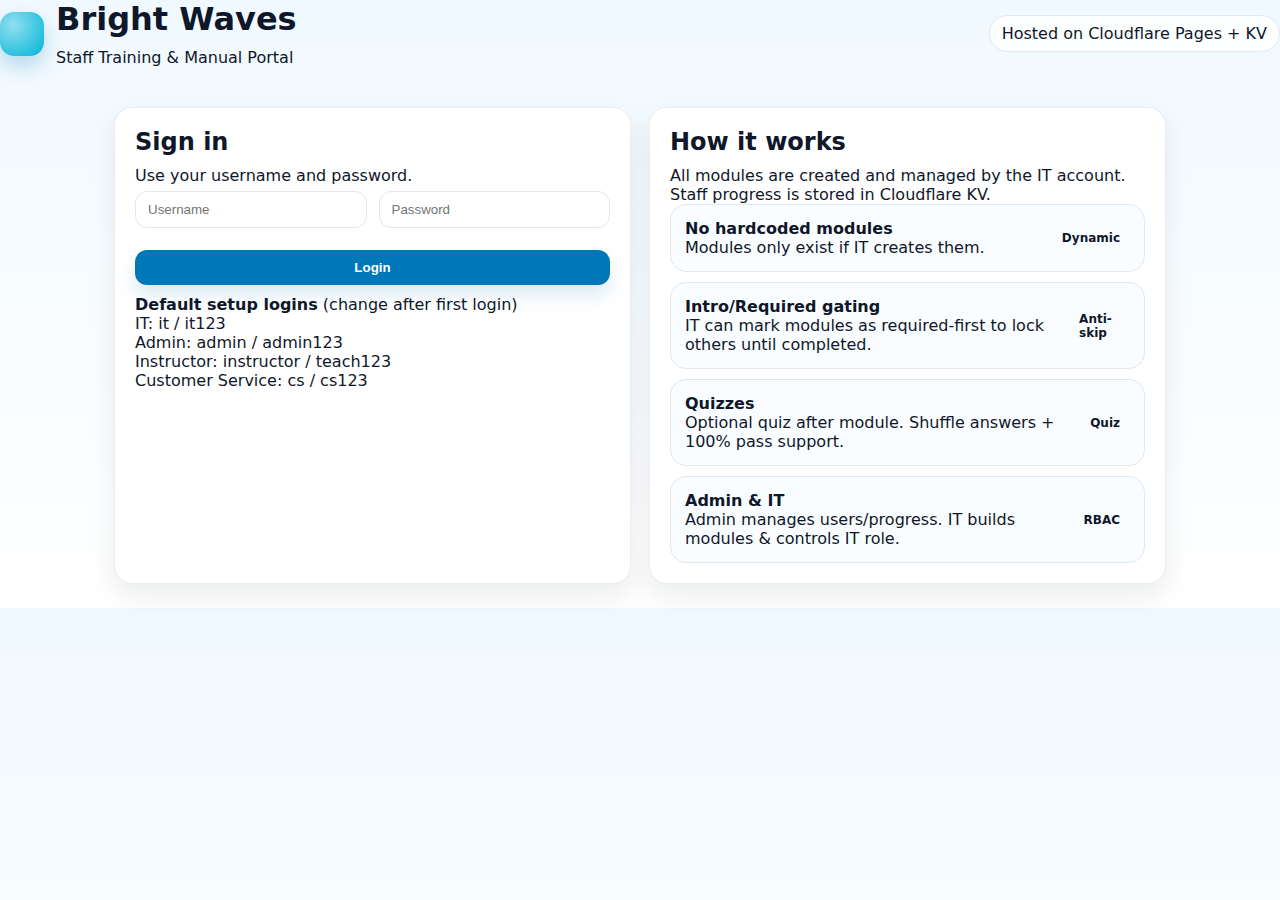
<file: index.html>
<!doctype html>
<html lang="en">
<head>
  <meta charset="utf-8" />
  <meta name="viewport" content="width=device-width,initial-scale=1" />
  <title>Bright Waves — Login</title>
  <link rel="stylesheet" href="/assets/styles.css" />
  
</head>
<body>
  <div class="topbar">
    <div class="brand">
      <div class="logo" aria-hidden="true"></div>
      <div>
        <h1>Bright Waves</h1>
        <div class="sub">Staff Training & Manual Portal</div>
      </div>
    </div>
    <div class="pill small">Hosted on Cloudflare Pages + KV</div>
  </div>
  <div class="container">
    <div class="grid two">
      <div class="card">
        <h2>Sign in</h2>
        <div class="muted">Use your username and password.</div>
        <div class="hr"></div>
        <div class="row">
          <input id="u" class="input" placeholder="Username" autocomplete="username" />
          <input id="p" class="input" placeholder="Password" type="password" autocomplete="current-password" />
        </div>
        <div style="height:10px"></div>
        <button class="btn" id="loginBtn" style="width:100%">Login</button>
        <div id="err" class="small" style="margin-top:10px;color:#b91c1c"></div>
        <div class="hr"></div>
        <div class="notice small">
          <div><b>Default setup logins</b> (change after first login)</div>
          <div class="kbd">IT: it / it123</div>
          <div class="kbd">Admin: admin / admin123</div>
          <div class="kbd">Instructor: instructor / teach123</div>
          <div class="kbd">Customer Service: cs / cs123</div>
        </div>
      </div>
      <div class="card">
        <h2>How it works</h2>
        <div class="muted">All modules are created and managed by the IT account. Staff progress is stored in Cloudflare KV.</div>
        <div class="hr"></div>
        <div class="list">
          <div class="item"><div><b>No hardcoded modules</b><div class="small">Modules only exist if IT creates them.</div></div><span class="badge">Dynamic</span></div>
          <div class="item"><div><b>Intro/Required gating</b><div class="small">IT can mark modules as required-first to lock others until completed.</div></div><span class="badge">Anti-skip</span></div>
          <div class="item"><div><b>Quizzes</b><div class="small">Optional quiz after module. Shuffle answers + 100% pass support.</div></div><span class="badge">Quiz</span></div>
          <div class="item"><div><b>Admin & IT</b><div class="small">Admin manages users/progress. IT builds modules & controls IT role.</div></div><span class="badge">RBAC</span></div>
        </div>
      </div>
    </div>
  </div>
<script>
(async ()=>{
  const btn = document.getElementById('loginBtn');
  btn.onclick = async ()=>{
    setText('err','');
    btn.disabled = true;
    try{
      const username = document.getElementById('u').value.trim();
      const password = document.getElementById('p').value;
      const out = await API.post('/api/login',{username,password});
      if(out.mustReset){
        location.href = '/set-password?next=' + encodeURIComponent(qs('next')||'/dashboard');
        return;
      }
      location.href = qs('next')||'/dashboard';
    }catch(e){
      setText('err', e.message || String(e));
    }finally{
      btn.disabled = false;
    }
  };
})();
</script>

<script src="/assets/client.js"></script>
</body>
</html>
</file>
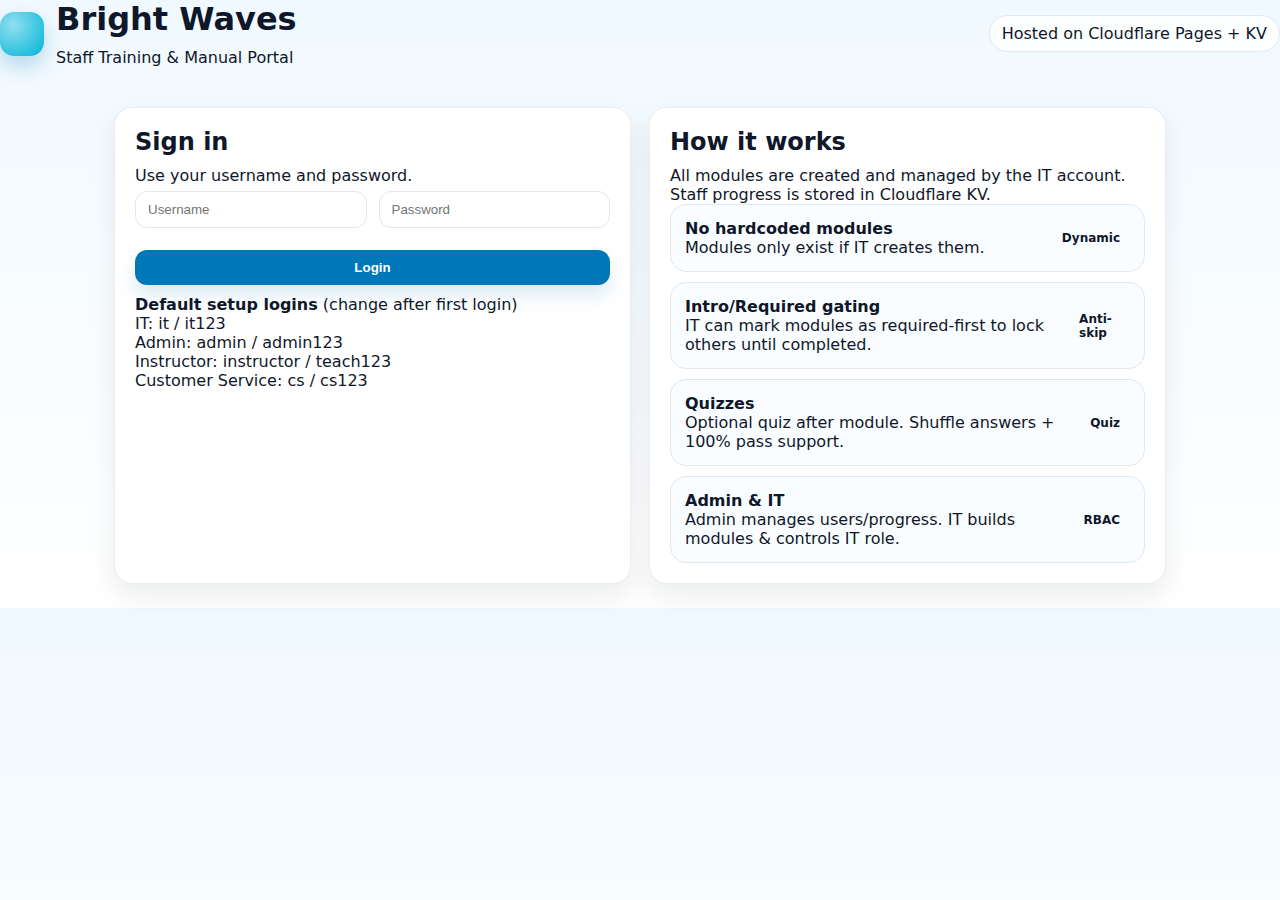
<file: admin.html>
<!DOCTYPE html>
<html lang="en">
<head>
  <meta charset="UTF-8" />
  <meta name="viewport" content="width=device-width, initial-scale=1.0" />
  <title>Bright Waves – Admin</title>
  <link rel="stylesheet" href="/assets/styles.css" />
</head>
<body>
  <div class="container">
    <div class="topbar">
      <div class="brand">
        <div class="logo" aria-hidden="true"></div>
        <h2 style="margin:0;color:var(--primary)">Bright Waves</h2>
      </div>
      <div class="pill">
        <span id="currentUserInfo" style="font-weight:900"></span>
        <button class="secondary" id="logoutBtn">Logout</button>
      </div>
    </div>

    <div id="pageHost"></div>
  </div>

  <div id="welcomeOverlay" class="overlay hidden">
    <div class="card overlay-card">
      <div class="spark" aria-hidden="true"></div>
      <h3 id="welcomeTitle" style="color:var(--primary)">Message</h3>
      <p id="welcomeSubtitle">…</p>
      <button id="welcomeContinueBtn" style="width:100%">Continue</button>
    </div>
  </div>

  <script src="/assets/app.js"></script>
  <script>adminPageInit();</script>
</body>
</html>
</file>
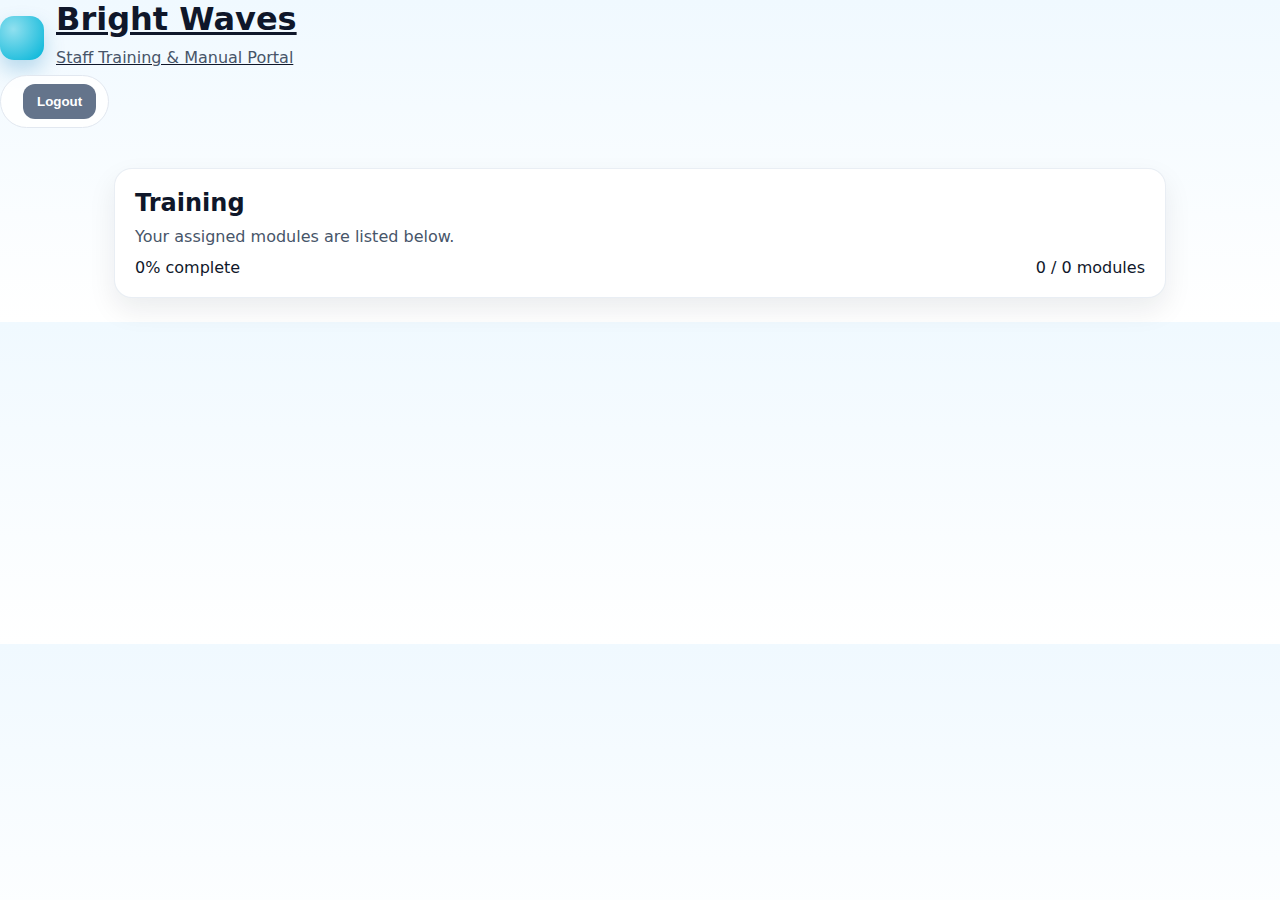
<file: dashboard.html>
<!doctype html>
<html lang="en">
<head>
  <meta charset="utf-8">
  <meta name="viewport" content="width=device-width, initial-scale=1">
  <title>Bright Waves — Dashboard</title>
  <link rel="stylesheet" href="/assets/styles.css">
</head>
<body>

  <div class="topbar">
    <div class="topbar-inner">
      <a class="brand" href="/dashboard.html" aria-label="Bright Waves Home">
        <div class="logo"></div>
        <div>
          <h1>Bright Waves</h1>
          <p>Staff Training & Manual Portal</p>
        </div>
      </a>
      <div class="spacer"></div>
      <div class="pill">
        <div class="who" id="who"></div>
        <button class="btn secondary" id="logoutBtn" type="button">Logout</button>
      </div>
    </div>
  </div>
        

<div class="container" id="dashboardRoot">
  <div class="card">
    <h2>Training</h2>
    <p>Your assigned modules are listed below.</p>
    <div class="progressbar" style="margin-top:12px"><div id="progressBar"></div></div>
    <div class="kpi"><span id="progressPct">0% complete</span><span id="progressKpi">0 / 0 modules</span></div>
    <div class="list" id="moduleList"></div>
  </div>
</div>

<script src="/assets/app.js"></script>
</body>
</html>
</file>
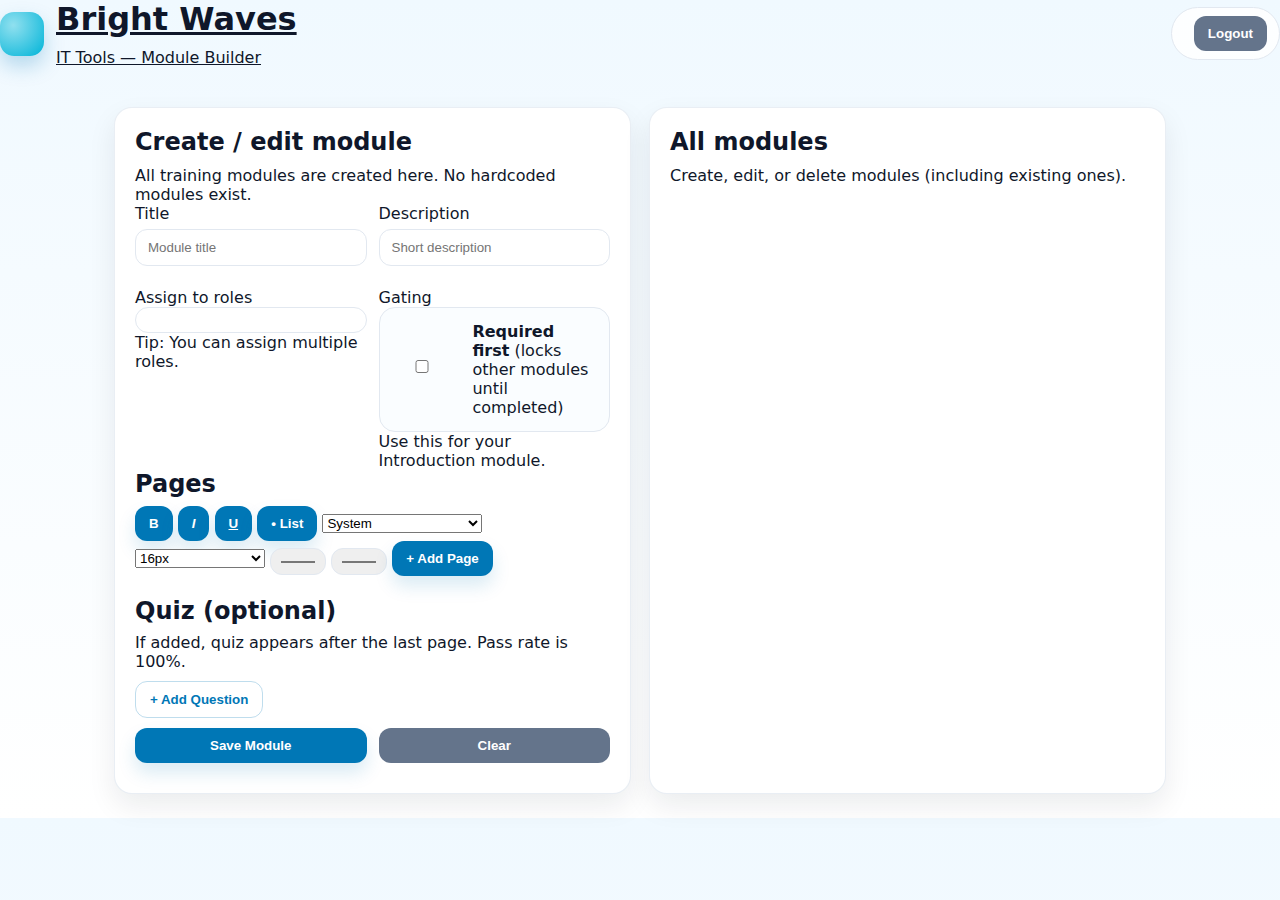
<file: it-tools.html>
<!doctype html>
<html lang="en">
<head>
  <meta charset="utf-8" />
  <meta name="viewport" content="width=device-width,initial-scale=1" />
  <title>IT Tools</title>
  <link rel="stylesheet" href="/assets/styles.css" />
  
</head>
<body>
  <div class="topbar">
    <div class="brand">
      <a href="/dashboard" class="brand" style="color:inherit">
        <div class="logo"></div>
        <div>
          <h1>Bright Waves</h1>
          <div class="sub">IT Tools — Module Builder</div>
        </div>
      </a>
    </div>
    <div class="pill">
      <div class="small" id="who"></div>
      <button class="btn secondary" onclick="logout()">Logout</button>
    </div>
  </div>

  <div class="container">
    <div class="grid two">
      <div class="card">
        <h2>Create / edit module</h2>
        <div class="muted">All training modules are created here. No hardcoded modules exist.</div>
        <div class="hr"></div>

        <div class="row">
          <div>
            <div class="small">Title</div>
            <input id="title" class="input" placeholder="Module title" />
          </div>
          <div>
            <div class="small">Description</div>
            <input id="desc" class="input" placeholder="Short description" />
          </div>
        </div>

        <div style="height:10px"></div>
        <div class="row">
          <div>
            <div class="small">Assign to roles</div>
            <div id="roles" class="card" style="box-shadow:none;border:1px solid var(--border);padding:12px;border-radius:16px"></div>
            <div class="small">Tip: You can assign multiple roles.</div>
          </div>
          <div>
            <div class="small">Gating</div>
            <label class="item" style="justify-content:flex-start">
              <input id="introReq" type="checkbox" style="margin-right:10px">
              <span><b>Required first</b> (locks other modules until completed)</span>
            </label>
            <div class="small">Use this for your Introduction module.</div>
          </div>
        </div>

        <div class="hr"></div>
        <h2 style="margin:0 0 8px 0">Pages</h2>
        <div class="toolbar" aria-label="editor toolbar">
          <button class="toolbtn" data-cmd="bold"><b>B</b></button>
          <button class="toolbtn" data-cmd="italic"><i>I</i></button>
          <button class="toolbtn" data-cmd="underline"><u>U</u></button>
          <button class="toolbtn" data-cmd="insertUnorderedList">• List</button>
          <select id="fontSel" class="input" style="width:160px">
            <option value="">System</option>
            <option value="Georgia, serif">Georgia</option>
            <option value="Times New Roman, serif">Times</option>
            <option value="Arial, sans-serif">Arial</option>
            <option value="Verdana, sans-serif">Verdana</option>
          </select>
          <select id="sizeSel" class="input" style="width:130px">
            <option value="14">14px</option>
            <option value="16" selected>16px</option>
            <option value="18">18px</option>
            <option value="20">20px</option>
          </select>
          <input id="textColor" type="color" class="input" style="width:56px;padding:8px" value="#0f172a" title="Text color" />
          <input id="accentColor" type="color" class="input" style="width:56px;padding:8px" value="#0b76b7" title="Accent color" />
          <button class="toolbtn" id="addPageBtn">+ Add Page</button>
        </div>

        <div id="pagesList" class="list" style="margin-top:10px"></div>

        <div class="hr"></div>
        <h2 style="margin:0 0 8px 0">Quiz (optional)</h2>
        <div class="muted small">If added, quiz appears after the last page. Pass rate is 100%.</div>
        <div style="height:10px"></div>
        <button class="btn ghost" id="addQBtn">+ Add Question</button>
        <div style="height:10px"></div>
        <div id="quizList" class="list"></div>

        <div class="hr"></div>
        <div class="row">
          <button class="btn" id="saveModuleBtn">Save Module</button>
          <button class="btn secondary" id="clearBtn">Clear</button>
        </div>
        <div id="msg" class="small" style="margin-top:10px"></div>
      </div>

      <div class="card">
        <h2>All modules</h2>
        <div class="muted">Create, edit, or delete modules (including existing ones).</div>
        <div class="hr"></div>
        <div id="allModules" class="list"></div>
        <div id="empty" class="notice" style="display:none">
          <b>No modules yet.</b>
          <div class="small">Create your first module (e.g., “Welcome / Introduction”) and tick “Required first”.</div>
        </div>
      </div>
    </div>
  </div>

  <!-- Page editor modal -->
  <div id="modal" style="display:none;position:fixed;inset:0;background:rgba(2,8,23,.55);z-index:200;align-items:center;justify-content:center;padding:16px">
    <div class="card" style="max-width:920px;width:100%;max-height:90vh;overflow:auto">
      <div style="display:flex;justify-content:space-between;gap:10px;align-items:center">
        <h2 style="margin:0">Edit Page</h2>
        <button class="btn secondary" id="closeModal">Close</button>
      </div>
      <div class="hr"></div>
      <div class="toolbar">
        <button class="toolbtn" data-ecmd="bold"><b>B</b></button>
        <button class="toolbtn" data-ecmd="italic"><i>I</i></button>
        <button class="toolbtn" data-ecmd="underline"><u>U</u></button>
        <button class="toolbtn" data-ecmd="insertUnorderedList">• List</button>
        <button class="toolbtn" data-ecmd="createLink">Link</button>
        <button class="toolbtn" id="insImg">Image</button>
        <button class="toolbtn" id="insVid">Video (embed)</button>
      </div>
      <div style="height:10px"></div>
      <div id="editor" class="editor" contenteditable="true"></div>
      <div style="height:12px"></div>
      <button class="btn" id="savePage">Save Page</button>
      <div id="mmsg" class="small" style="margin-top:10px"></div>
    </div>
  </div>

<script>
(async ()=>{
  const me = await requireAuth();
  if(!me.roles.includes('it')){ location.href='/dashboard'; return; }
  setText('who', `${me.name} • ${me.roles.map(roleLabel).join(', ')}`);

  const ROLE_KEYS = ['instructor','customer_service','admin','it'];
  const rolesWrap = document.getElementById('roles');
  for(const r of ROLE_KEYS){
    const row = document.createElement('label');
    row.className='item';
    row.style.justifyContent='flex-start';
    row.innerHTML = `<input type="checkbox" data-role="${r}" style="margin-right:10px"> <span>${escapeHtml(roleLabel(r))}</span>`;
    rolesWrap.appendChild(row);
  }

  let editingId = null;
  let pages = [];
  let quiz = [];

  // toolbar commands for modal editor
  function exec(cmd){
    if(cmd==='createLink'){
      const url = prompt('Link URL:');
      if(url) document.execCommand('createLink', false, url);
      return;
    }
    document.execCommand(cmd, false, null);
  }

  // modal
  const modal = document.getElementById('modal');
  const editor = document.getElementById('editor');
  let editingPageIndex = null;

  document.getElementById('closeModal').onclick = ()=>{ modal.style.display='none'; };
  document.querySelectorAll('[data-ecmd]').forEach(b=>{
    b.onclick = ()=> exec(b.getAttribute('data-ecmd'));
  });
  document.getElementById('insImg').onclick = ()=>{
    const url = prompt('Image URL (https://...):');
    if(!url) return;
    document.execCommand('insertHTML', false, `<img src="${escapeHtml(url)}" style="max-width:100%;border-radius:14px;border:1px solid rgba(15,23,42,.10)"/>`);
  };
  document.getElementById('insVid').onclick = ()=>{
    const url = prompt('YouTube/Vimeo embed URL (iframe src):');
    if(!url) return;
    document.execCommand('insertHTML', false, `<div style="position:relative;padding-top:56.25%"><iframe src="${escapeHtml(url)}" style="position:absolute;inset:0;width:100%;height:100%;border:0;border-radius:14px"></iframe></div>`);
  };
  document.getElementById('savePage').onclick = ()=>{
    if(editingPageIndex===null) return;
    pages[editingPageIndex].html = editor.innerHTML;
    modal.style.display='none';
    renderPages();
  };

  function renderPages(){
    const list = document.getElementById('pagesList');
    list.innerHTML='';
    if(pages.length===0){
      list.innerHTML = '<div class="notice">No pages yet. Click “Add Page”.</div>';
      return;
    }
    pages.forEach((p,i)=>{
      const div = document.createElement('div');
      div.className='item';
      div.innerHTML = `
        <div><b>Page ${i+1}</b><div class="small">${escapeHtml((p.plain||'').slice(0,80))}</div></div>
        <div style="display:flex;gap:8px">
          <button class="btn ghost" data-act="edit">Edit</button>
          <button class="btn ghost" data-act="up">↑</button>
          <button class="btn ghost" data-act="down">↓</button>
          <button class="btn danger" data-act="del">Delete</button>
        </div>
      `;
      div.querySelector('[data-act="edit"]').onclick = ()=>{
        editingPageIndex = i;
        editor.innerHTML = pages[i].html || '';
        modal.style.display='flex';
      };
      div.querySelector('[data-act="up"]').onclick = ()=>{
        if(i===0) return;
        const t=pages[i-1]; pages[i-1]=pages[i]; pages[i]=t; renderPages();
      };
      div.querySelector('[data-act="down"]').onclick = ()=>{
        if(i===pages.length-1) return;
        const t=pages[i+1]; pages[i+1]=pages[i]; pages[i]=t; renderPages();
      };
      div.querySelector('[data-act="del"]').onclick = ()=>{
        if(!confirm('Delete this page?')) return;
        pages.splice(i,1); renderPages();
      };
      list.appendChild(div);
    });
  }

  function renderQuiz(){
    const list = document.getElementById('quizList');
    list.innerHTML='';
    if(quiz.length===0){
      list.innerHTML = '<div class="notice">No quiz questions. (Optional)</div>';
      return;
    }
    quiz.forEach((q,i)=>{
      const div = document.createElement('div');
      div.className='item';
      div.innerHTML = `
        <div>
          <b>Q${i+1}:</b> ${escapeHtml(q.q)}
          <div class="small">Answers: ${q.answers.map(escapeHtml).join(' • ')} (Correct: ${q.correctIndex+1})</div>
        </div>
        <button class="btn danger">Delete</button>
      `;
      div.querySelector('button').onclick = ()=>{ quiz.splice(i,1); renderQuiz(); };
      list.appendChild(div);
    });
  }

  document.getElementById('addPageBtn').onclick = ()=>{
    pages.push({html:'<p>New page…</p>', plain:'New page…'});
    renderPages();
  };

  document.getElementById('addQBtn').onclick = ()=>{
    const q = prompt('Question text:');
    if(!q) return;
    const a1 = prompt('Answer 1:'); if(!a1) return;
    const a2 = prompt('Answer 2:'); if(!a2) return;
    const a3 = prompt('Answer 3:') || '';
    const a4 = prompt('Answer 4:') || '';
    const answers = [a1,a2,a3,a4].filter(x=>x.trim().length>0);
    const correct = Number(prompt('Correct answer number (1-'+answers.length+'):')||'1');
    const ci = Math.max(1, Math.min(answers.length, correct)) - 1;
    quiz.push({q, answers, correctIndex: ci});
    renderQuiz();
  };

  function clearForm(){
    editingId = null;
    document.getElementById('title').value='';
    document.getElementById('desc').value='';
    document.getElementById('introReq').checked=false;
    rolesWrap.querySelectorAll('input[type="checkbox"]').forEach(cb=>cb.checked=false);
    pages = [];
    quiz = [];
    renderPages();
    renderQuiz();
    document.getElementById('msg').textContent='';
  }
  document.getElementById('clearBtn').onclick = clearForm;

  async function loadAll(){
    const data = await API.get('/api/it/modules');
    const list = document.getElementById('allModules');
    list.innerHTML='';
    const ms = data.modules || [];
    if(ms.length===0){ show('empty'); return; } else hide('empty');
    ms.sort((a,b)=> (b.flags?.introRequired?1:0)-(a.flags?.introRequired?1:0) || a.title.localeCompare(b.title));
    ms.forEach(m=>{
      const div = document.createElement('div');
      div.className='item';
      div.innerHTML = `
        <div>
          <b>${escapeHtml(m.title)}</b>
          <div class="small">${escapeHtml(m.description||'')} • Roles: ${m.roles.map(roleLabel).join(', ')} ${m.flags?.introRequired?' • REQUIRED FIRST':''}</div>
        </div>
        <div style="display:flex;gap:8px">
          <button class="btn ghost">Edit</button>
          <button class="btn danger">Delete</button>
        </div>
      `;
      div.querySelectorAll('button')[0].onclick = ()=>loadIntoForm(m.id);
      div.querySelectorAll('button')[1].onclick = async ()=>{
        if(!confirm('Delete this module?')) return;
        await API.del('/api/it/modules?id='+encodeURIComponent(m.id));
        await loadAll();
      };
      list.appendChild(div);
    });
  }

  async function loadIntoForm(id){
    const m = await API.get('/api/it/module?id='+encodeURIComponent(id));
    editingId = m.id;
    document.getElementById('title').value = m.title||'';
    document.getElementById('desc').value = m.description||'';
    document.getElementById('introReq').checked = !!(m.flags && m.flags.introRequired);
    rolesWrap.querySelectorAll('input[type="checkbox"]').forEach(cb=>{
      const r = cb.getAttribute('data-role');
      cb.checked = (m.roles||[]).includes(r);
    });
    document.getElementById('fontSel').value = (m.styling&&m.styling.font)||'';
    document.getElementById('sizeSel').value = (m.styling&&m.styling.baseSize)||16;
    document.getElementById('textColor').value = (m.styling&&m.styling.textColor)||'#0f172a';
    document.getElementById('accentColor').value = (m.styling&&m.styling.accentColor)||'#0b76b7';
    pages = (m.pages||[]).map(p=>({html:p.html||'', plain:(p.plain||'')}));
    quiz = (m.quiz && m.quiz.questions) ? m.quiz.questions : [];
    renderPages();
    renderQuiz();
    setText('msg','Editing module: '+m.title);
  }

  document.getElementById('saveModuleBtn').onclick = async ()=>{
    try{
      const title = document.getElementById('title').value.trim();
      if(!title) throw new Error('Title is required.');
      if(pages.length===0) throw new Error('Add at least one page.');
      // derive plain text previews
      pages = pages.map(p=>{
        const tmp = document.createElement('div');
        tmp.innerHTML = p.html || '';
        const plain = (tmp.textContent||'').trim().slice(0,120);
        return {html: p.html, plain};
      });
      const roles = Array.from(rolesWrap.querySelectorAll('input[type="checkbox"]'))
        .filter(cb=>cb.checked).map(cb=>cb.getAttribute('data-role'));
      if(roles.length===0) throw new Error('Select at least one role.');
      const payload = {
        id: editingId,
        title,
        description: document.getElementById('desc').value.trim(),
        roles,
        flags: { introRequired: document.getElementById('introReq').checked },
        styling: {
          font: document.getElementById('fontSel').value,
          baseSize: Number(document.getElementById('sizeSel').value||16),
          textColor: document.getElementById('textColor').value,
          accentColor: document.getElementById('accentColor').value,
        },
        pages,
        quiz: { shuffle:true, passRate:1.0, questions: quiz }
      };
      await API.post('/api/it/modules', payload);
      document.getElementById('msg').style.color='green';
      document.getElementById('msg').textContent='Saved.';
      await loadAll();
      if(!editingId) clearForm();
    }catch(e){
      document.getElementById('msg').style.color='#b91c1c';
      document.getElementById('msg').textContent = e.message || String(e);
    }
  };

  // main toolbar buttons apply to modal editor only; keep simple
  document.querySelectorAll('[data-cmd]').forEach(b=>{
    b.onclick = ()=>{};
  });

  renderPages();
  renderQuiz();
  await loadAll();
})();
</script>

<script src="/assets/client.js"></script>
</body>
</html>
</file>
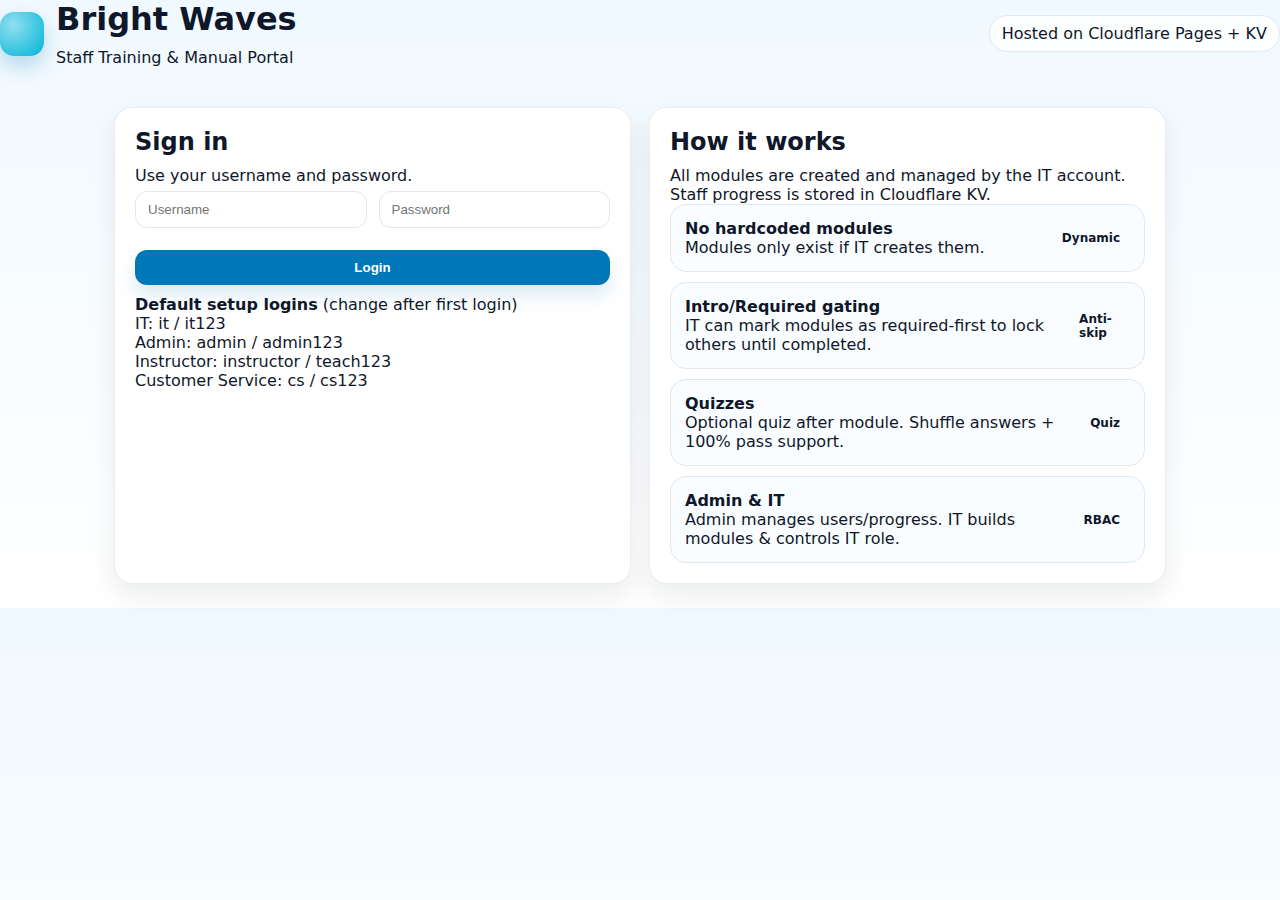
<file: it.html>
<!DOCTYPE html>
<html lang="en">
<head>
  <meta charset="UTF-8" />
  <meta name="viewport" content="width=device-width, initial-scale=1.0" />
  <title>Bright Waves – IT Tools</title>
  <link rel="stylesheet" href="/assets/styles.css" />
</head>
<body>
  <div class="container" id="pageHost"></div>
  <script src="/assets/app.js"></script>
  <script>itPageInit();</script>
</body>
</html>
</file>
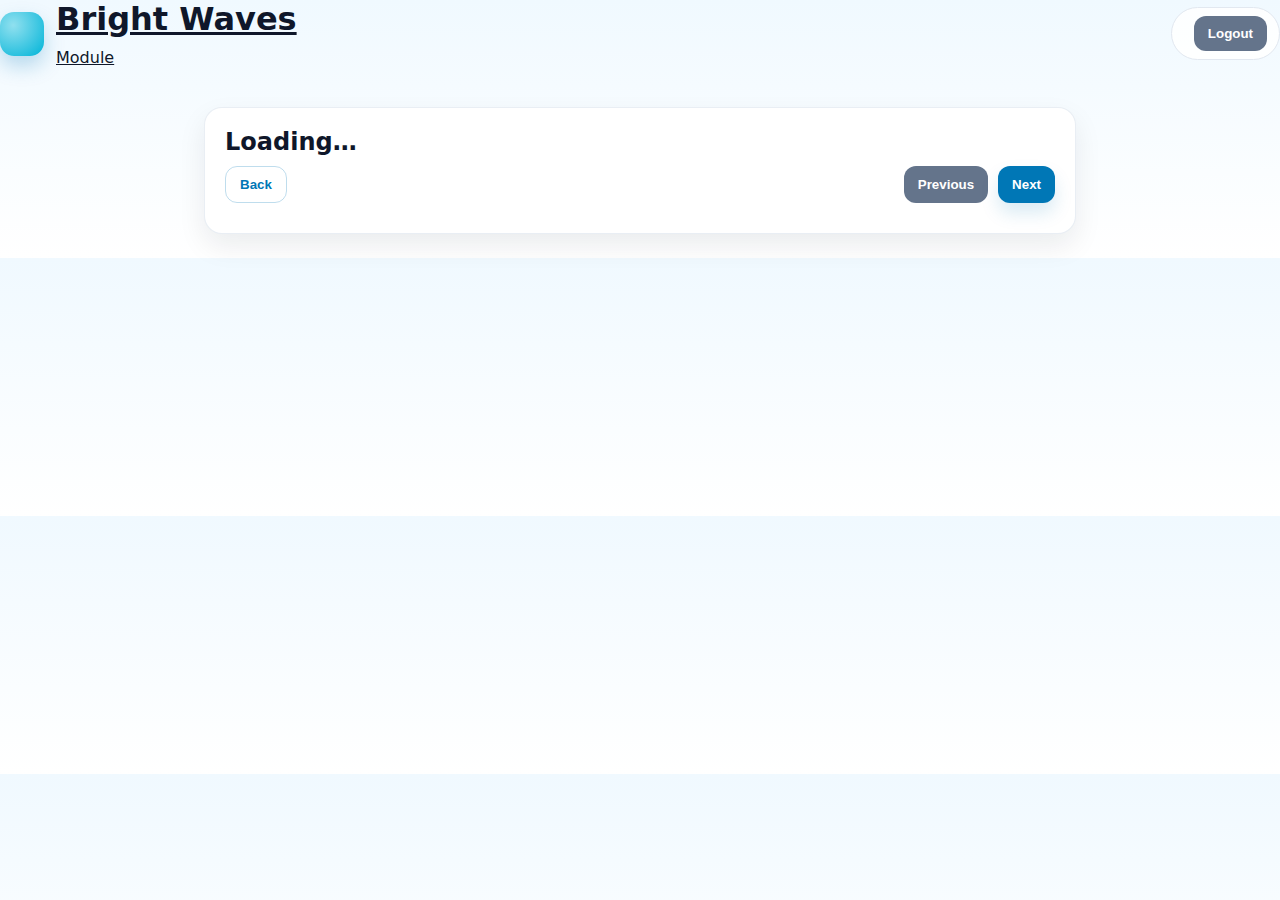
<file: module.html>
<!doctype html>
<html lang="en">
<head>
  <meta charset="utf-8" />
  <meta name="viewport" content="width=device-width,initial-scale=1" />
  <title>Module</title>
  <link rel="stylesheet" href="/assets/styles.css" />
  
</head>
<body>
  <div class="topbar">
    <div class="brand">
      <a href="/dashboard" class="brand" style="color:inherit">
        <div class="logo"></div>
        <div>
          <h1>Bright Waves</h1>
          <div class="sub" id="sub">Module</div>
        </div>
      </a>
    </div>
    <div class="pill">
      <div class="small" id="who"></div>
      <button class="btn secondary" onclick="logout()">Logout</button>
    </div>
  </div>
  <div class="container" style="max-width:920px">
    <div class="card" id="card">
      <h2 id="title">Loading…</h2>
      <div class="muted" id="desc"></div>
      <div class="hr"></div>
      <div id="pageWrap"></div>
      <div class="hr"></div>
      <div style="display:flex;justify-content:space-between;gap:10px;flex-wrap:wrap">
        <button class="btn ghost" id="backBtn">Back</button>
        <div style="display:flex;gap:10px">
          <button class="btn secondary" id="prevBtn">Previous</button>
          <button class="btn" id="nextBtn">Next</button>
        </div>
      </div>
      <div id="msg" class="small" style="margin-top:10px;color:#b91c1c"></div>
    </div>
  </div>
<script>
(async ()=>{
  const me = await requireAuth();
  setText('who', `${me.name} • ${me.roles.map(roleLabel).join(', ')}`);
  const id = qs('id');
  if(!id){ location.href='/dashboard'; return; }
  const view = await API.get('/api/view?id='+encodeURIComponent(id));
  if(view.redirectToQuiz){
    location.href = '/quiz?id='+encodeURIComponent(id);
    return;
  }
  const m = view.module;
  setText('title', m.title);
  setText('desc', m.description||'');
  setText('sub', m.title);
  let idx = view.pageIndex || 0;
  const wrap = document.getElementById('pageWrap');
  function applyStyling(){
    const s = m.styling||{};
    const card = document.getElementById('card');
    card.style.fontFamily = s.font || '';
    card.style.fontSize = (s.baseSize||14)+'px';
    card.style.color = s.textColor || '';
    document.documentElement.style.setProperty('--accent', s.accentColor || '#0b76b7');
  }
  applyStyling();
  function render(){
    const page = (m.pages||[])[idx];
    if(!page){ wrap.innerHTML = '<div class="notice">This module has no pages.</div>'; return; }
    wrap.innerHTML = page.html || '';
    document.getElementById('prevBtn').disabled = idx<=0;
    document.getElementById('nextBtn').textContent = (idx >= (m.pages.length-1)) ? (m.quiz && m.quiz.questions?.length ? 'Go to Quiz' : 'Finish') : 'Next';
  }
  async function markPageDone(){
    await API.post('/api/progress/page',{moduleId:id, pageIndex: idx});
  }
  document.getElementById('backBtn').onclick = ()=> location.href='/dashboard';
  document.getElementById('prevBtn').onclick = async ()=>{ idx=Math.max(0,idx-1); render(); };
  document.getElementById('nextBtn').onclick = async ()=>{
    setText('msg','');
    try{
      await markPageDone();
      if(idx < (m.pages.length-1)){
        idx++;
        render();
        return;
      }
      // last page
      if(m.quiz && m.quiz.questions && m.quiz.questions.length){
        // guard: eligibility must be satisfied server-side
        const elig = await API.get('/api/quiz-eligibility?id='+encodeURIComponent(id));
        if(elig.ok){ location.href='/quiz?id='+encodeURIComponent(id); return; }
        setText('msg', elig.reason || 'Quiz not available yet.');
        return;
      }
      await API.post('/api/progress/complete',{moduleId:id});
      location.href='/dashboard';
    }catch(e){
      setText('msg', e.message || String(e));
    }
  };
  render();
})();
</script>

<script src="/assets/client.js"></script>
</body>
</html>
</file>
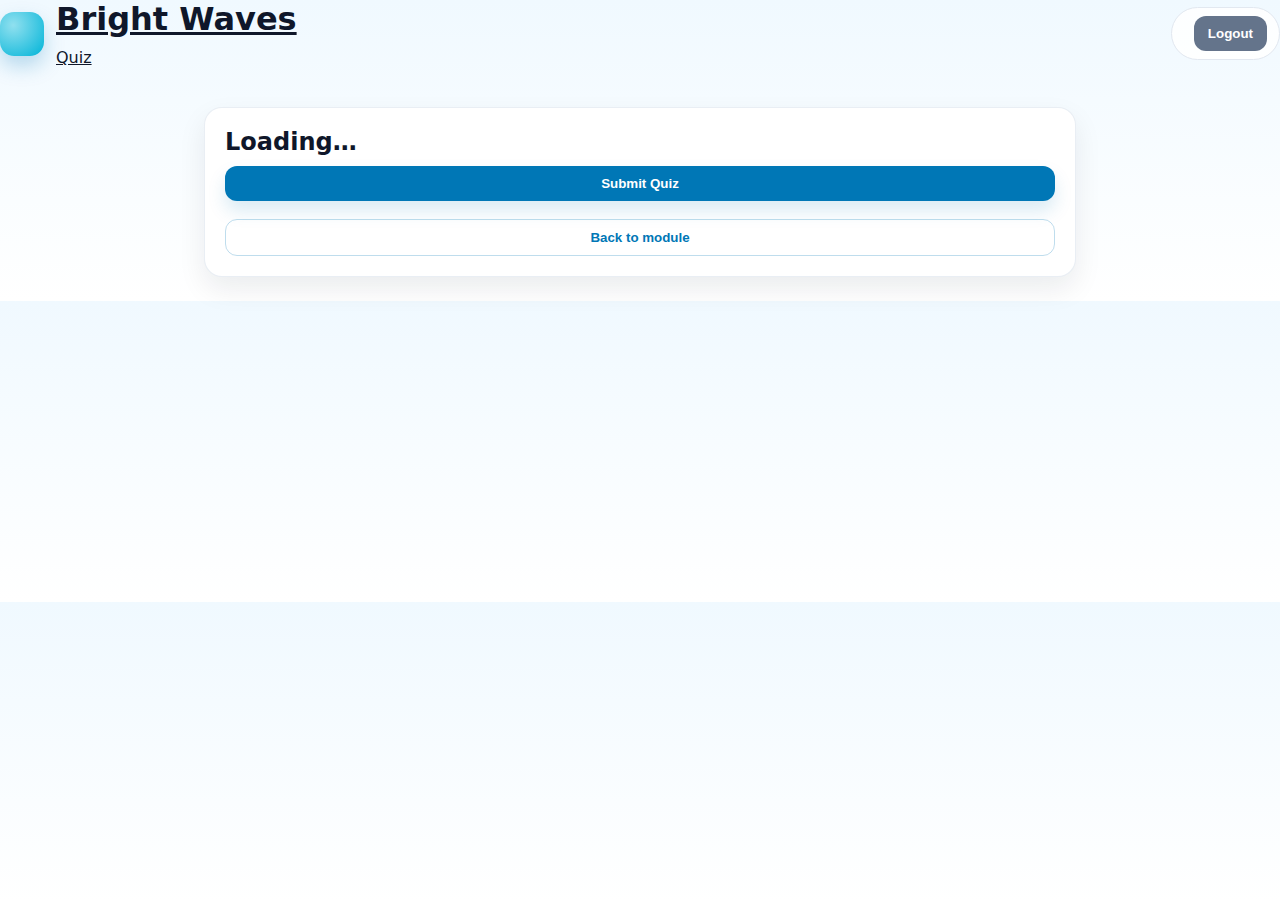
<file: quiz.html>
<!doctype html>
<html lang="en">
<head>
  <meta charset="utf-8" />
  <meta name="viewport" content="width=device-width,initial-scale=1" />
  <title>Quiz</title>
  <link rel="stylesheet" href="/assets/styles.css" />
  
</head>
<body>
  <div class="topbar">
    <div class="brand">
      <a href="/dashboard" class="brand" style="color:inherit">
        <div class="logo"></div>
        <div>
          <h1>Bright Waves</h1>
          <div class="sub" id="sub">Quiz</div>
        </div>
      </a>
    </div>
    <div class="pill">
      <div class="small" id="who"></div>
      <button class="btn secondary" onclick="logout()">Logout</button>
    </div>
  </div>
  <div class="container" style="max-width:920px">
    <div class="card" id="card">
      <h2 id="title">Loading…</h2>
      <div class="muted" id="desc"></div>
      <div class="hr"></div>
      <div id="qWrap"></div>
      <div class="hr"></div>
      <button class="btn" id="submitBtn" style="width:100%">Submit Quiz</button>
      <div id="msg" class="small" style="margin-top:10px"></div>
      <div style="height:8px"></div>
      <button class="btn ghost" onclick="location.href='/module?id='+encodeURIComponent(qs('id'))" style="width:100%">Back to module</button>
    </div>
  </div>
<script>
(async ()=>{
  const me = await requireAuth();
  setText('who', `${me.name} • ${me.roles.map(roleLabel).join(', ')}`);
  const id = qs('id');
  if(!id){ location.href='/dashboard'; return; }
  const elig = await API.get('/api/quiz-eligibility?id='+encodeURIComponent(id));
  if(!elig.ok){
    document.getElementById('qWrap').innerHTML = `<div class="notice"><b>Quiz locked.</b><div class="small">${escapeHtml(elig.reason||'')}</div></div>`;
    document.getElementById('submitBtn').disabled = true;
    return;
  }
  const data = await API.get('/api/quiz?id='+encodeURIComponent(id));
  const m = data.module;
  document.getElementById('title').textContent = m.title + ' — Quiz';
  document.getElementById('sub').textContent = m.title + ' — Quiz';
  document.getElementById('desc').textContent = 'Pass rate: 100%';
  const s = m.styling||{};
  const card = document.getElementById('card');
  card.style.fontFamily = s.font || '';
  card.style.fontSize = (s.baseSize||14)+'px';
  card.style.color = s.textColor || '';
  document.documentElement.style.setProperty('--accent', s.accentColor || '#0b76b7');

  const questions = data.questions || [];
  const wrap = document.getElementById('qWrap');
  wrap.innerHTML='';
  const state = [];
  questions.forEach((q,qi)=>{
    const box = document.createElement('div');
    box.className='card';
    box.style.boxShadow='none';
    box.style.border='1px solid var(--border)';
    box.style.margin='0 0 12px 0';
    box.innerHTML = `<b>${escapeHtml(q.q)}</b><div style="height:8px"></div>`;
    const opts = document.createElement('div');
    opts.className='list';
    q.answers.forEach((a,ai)=>{
      const idr = `q${qi}_${ai}`;
      const row = document.createElement('label');
      row.className='item';
      row.style.justifyContent='flex-start';
      row.innerHTML = `<input type="radio" name="q${qi}" value="${ai}" style="margin-right:10px"> <span>${escapeHtml(a)}</span>`;
      opts.appendChild(row);
    });
    box.appendChild(opts);
    wrap.appendChild(box);
    state.push({selected:null});
  });

  document.getElementById('submitBtn').onclick = async ()=>{
    const answers=[];
    for(let i=0;i<questions.length;i++){
      const sel = document.querySelector(`input[name="q${i}"]:checked`);
      answers.push(sel ? Number(sel.value) : null);
    }
    if(answers.some(a=>a===null)){
      document.getElementById('msg').style.color='#b91c1c';
      document.getElementById('msg').textContent='Please answer every question.';
      return;
    }
    document.getElementById('submitBtn').disabled = true;
    try{
      const res = await API.post('/api/quiz/submit',{moduleId:id, answers});
      if(res.passed){
        document.getElementById('msg').style.color='green';
        document.getElementById('msg').textContent='Passed! Returning to dashboard…';
        setTimeout(()=>location.href='/dashboard', 900);
      }else{
        document.getElementById('msg').style.color='#b91c1c';
        document.getElementById('msg').textContent='Not quite. You must score 100%. Please try again.';
        document.getElementById('submitBtn').disabled = false;
      }
    }catch(e){
      document.getElementById('msg').style.color='#b91c1c';
      document.getElementById('msg').textContent = e.message || String(e);
      document.getElementById('submitBtn').disabled = false;
    }
  };
})();
</script>

<script src="/assets/client.js"></script>
</body>
</html>
</file>
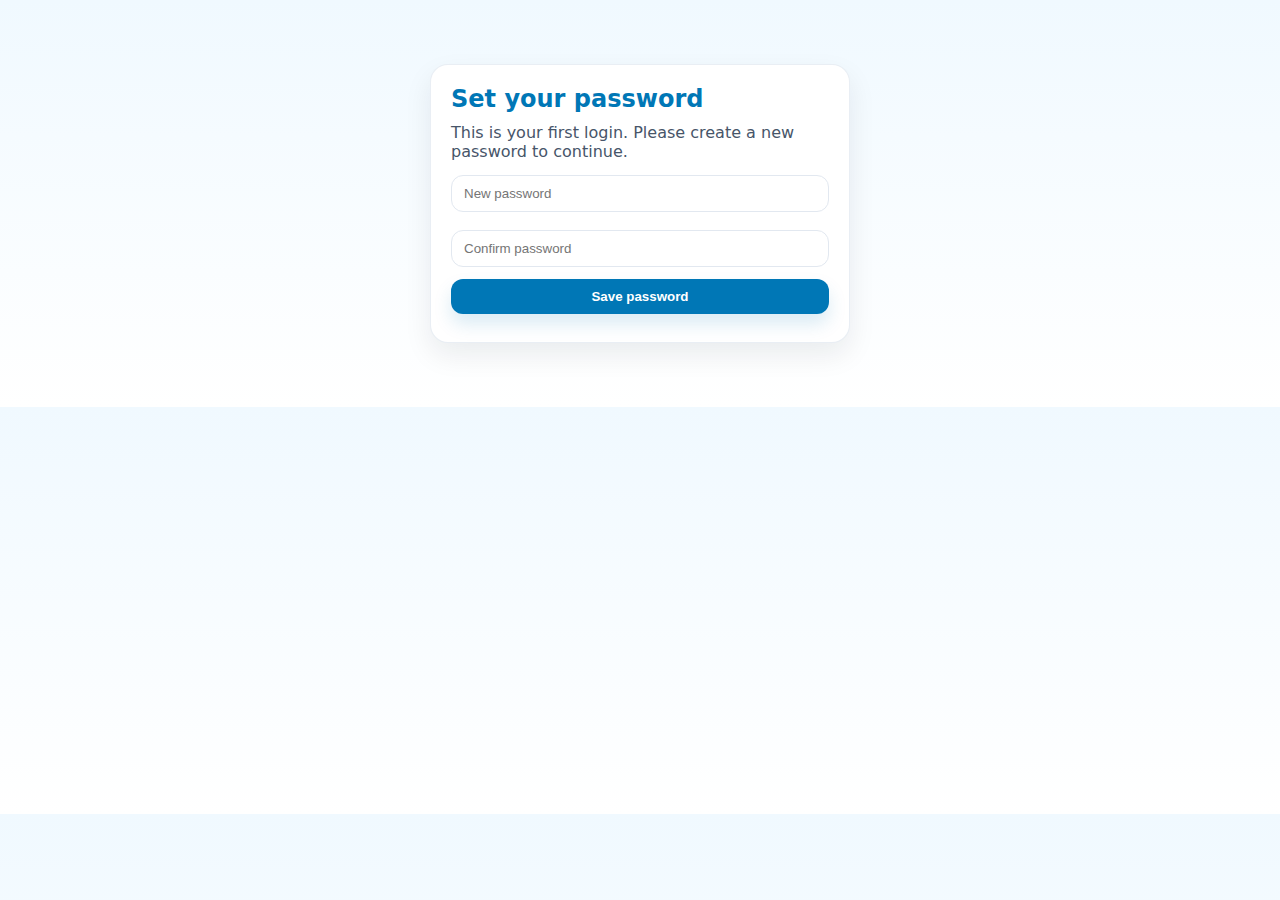
<file: set-password.html>
<!DOCTYPE html>
<html lang="en">
<head>
  <meta charset="UTF-8" />
  <meta name="viewport" content="width=device-width, initial-scale=1.0" />
  <title>Set Password – Bright Waves</title>
  <link rel="stylesheet" href="/assets/styles.css" />
</head>
<body>
  <div class="container">
    <div class="card" style="max-width:420px;margin:40px auto">
      <h2 style="color:var(--primary)">Set your password</h2>
      <p>This is your first login. Please create a new password to continue.</p>
      <input id="pw1" type="password" placeholder="New password" />
      <input id="pw2" type="password" placeholder="Confirm password" />
      <button id="saveBtn" style="width:100%">Save password</button>
      <p id="err" style="color:var(--danger);font-weight:800"></p>
    </div>
  </div>
  <script src="/assets/app.js"></script>
  <script>
    (async ()=>{
      const err = document.getElementById('err');
      const btn = document.getElementById('saveBtn');
      btn.onclick = async ()=>{
        err.textContent='';
        const a = pw1.value;
        const b = pw2.value;
        if (a !== b) { err.textContent='Passwords do not match'; return; }
        try{
          await API.post('/api/set-password', { password: a });
          location.href='dashboard.html';
        }catch(e){
          err.textContent = e.message || 'Failed to set password';
        }
      };
    })();
  </script>
</body>
</html>
</file>
<file: assets/styles.css>
:root{
  --primary:#0077b6;
  --secondary:#00b4d8;
  --accent:#90e0ef;
  --bg:#f0f9ff;
  --card:#ffffff;
  --text:#0f172a;
  --muted:#475569;
  --border:#e2e8f0;
  --success:#16a34a;
  --warning:#f59e0b;
  --danger:#dc2626;
}
*{box-sizing:border-box}
body{
  font-family: system-ui,-apple-system,Segoe UI,Roboto,Helvetica,Arial,"Apple Color Emoji","Segoe UI Emoji";
  margin:0;
  background:linear-gradient(180deg,var(--bg),#fff);
  color:var(--text);
}
a{color:inherit}
.container{max-width:1100px;margin:0 auto;padding:24px}
.card{
  background:var(--card);
  border:1px solid rgba(226,232,240,.75);
  border-radius:18px;
  box-shadow:0 12px 28px rgba(15,23,42,.08);
  padding:20px;
}
.grid{display:grid;grid-template-columns:1fr 1fr;gap:18px}
@media (max-width:900px){.grid{grid-template-columns:1fr}}
.brand{display:flex;align-items:center;gap:12px}
.logo{
  width:44px;height:44px;border-radius:14px;
  background:radial-gradient(circle at 30% 30%, var(--accent), var(--secondary));
  box-shadow:0 10px 20px rgba(0,119,182,.25);
}
h1,h2,h3{margin:0 0 10px}
p{color:var(--muted);margin:8px 0}
small{color:var(--muted)}
hr{border:none;border-top:1px solid var(--border);margin:16px 0}
input{
  width:100%;
  padding:10px 12px;
  border-radius:12px;
  border:1px solid var(--border);
  outline:none;
  margin:6px 0 12px;
}
input:focus{border-color:rgba(0,180,216,.9);box-shadow:0 0 0 4px rgba(0,180,216,.18)}
button{
  padding:10px 14px;
  border:none;border-radius:12px;
  cursor:pointer;
  background:var(--primary);
  color:#fff;
  font-weight:800;
  transition:.15s;
  box-shadow:0 10px 18px rgba(0,119,182,.15);
}
button:hover{background:var(--secondary);transform:translateY(-1px)}
button:disabled{background:#cbd5e1;cursor:not-allowed;transform:none;box-shadow:none}
button.secondary{background:#64748b;box-shadow:none}
button.secondary:hover{background:#475569}
button.ghost{background:transparent;color:var(--primary);border:1px solid rgba(0,119,182,.25);box-shadow:none}
button.ghost:hover{background:rgba(0,180,216,.10);transform:none}
button.danger{background:var(--danger);box-shadow:none}
button.danger:hover{background:#b91c1c}
.row{display:flex;gap:12px;flex-wrap:wrap}
.row > *{flex:1}
@media (max-width:700px){.row{flex-direction:column}}
.pill{
  display:inline-flex;align-items:center;gap:10px;
  padding:8px 12px;border-radius:999px;
  border:1px solid var(--border);
  background:rgba(255,255,255,.85);
}
.topbar{display:flex;align-items:center;justify-content:space-between;gap:14px;margin-bottom:16px;flex-wrap:wrap}
.tabs{display:flex;gap:10px;flex-wrap:wrap;margin:10px 0 14px}
.tab-btn{
  padding:10px 14px;border-radius:12px;
  background:rgba(144,224,239,.35);
  color:#035b8b;
  border:1px solid rgba(0,180,216,.25);
  font-weight:900;
}
.tab-btn.active{background:var(--primary);color:#fff;border-color:transparent}
.list{display:flex;flex-direction:column;gap:10px}
.item{
  display:flex;align-items:center;justify-content:space-between;gap:12px;
  padding:14px;border-radius:16px;
  border:1px solid var(--border);
  background:rgba(240,249,255,.35);
}
.badge{display:inline-flex;align-items:center;gap:6px;padding:4px 10px;border-radius:999px;font-size:12px;font-weight:900}
.badge.lock{background:rgba(245,158,11,.18);color:#92400e}
.badge.done{background:rgba(22,163,74,.16);color:#166534}
.badge.pending{background:rgba(2,132,199,.14);color:#075985}

.progress-wrap{margin-top:10px}
.progress-bar{background:#e2e8f0;border-radius:999px;overflow:hidden;height:12px}
.progress-fill{background:linear-gradient(90deg,var(--success),#22c55e);height:100%;width:0%;transition:width .35s ease}
.kpi{display:flex;align-items:center;justify-content:space-between;margin-top:10px;gap:12px}
.kpi small{color:var(--muted)}

.hidden{display:none !important}

/* Overlay */
.overlay{position:fixed;inset:0;background:rgba(15,23,42,.55);display:flex;align-items:center;justify-content:center;z-index:999}
.overlay-card{width:min(560px,92vw);text-align:center}
.spark{width:72px;height:72px;border-radius:24px;margin:0 auto 14px;background:radial-gradient(circle at 30% 30%, var(--accent), var(--secondary));box-shadow:0 18px 30px rgba(0,180,216,.28)}

/* Vision module */
.vision-shell{padding:0;overflow:hidden}
.vision-grid{display:grid;grid-template-columns:1.05fr .95fr;min-height:520px}
@media (max-width:900px){.vision-grid{grid-template-columns:1fr}.vision-right{min-height:260px}}
.vision-left{position:relative;padding:28px 28px 24px;background:#fff}
.vision-left:after{
  content:"";position:absolute;top:-40px;right:-60px;height:calc(100% + 80px);width:150px;
  background:#fff;border-radius:999px;transform:skewX(-10deg);
  box-shadow:18px 0 28px rgba(15,23,42,.06);
}
.vision-left-inner{position:relative;z-index:2;max-width:520px}
.vision-kicker{color:var(--secondary);font-weight:900;margin:0 0 8px}
.vision-text{color:#0f172a;font-weight:600;line-height:1.3;margin:0 0 18px}
.vision-par{color:var(--muted);line-height:1.6;margin:0 0 18px}
.purpose-title{color:var(--secondary);font-weight:900;margin:6px 0 10px}
.purpose-item{margin:12px 0 0}
.purpose-word{font-weight:900;font-size:30px;line-height:1;margin:0}
.purpose-sub{margin:4px 0 0;color:var(--muted)}
.pw-inspire{color:#f2b01e}
.pw-encourage{color:#ef476f}
.pw-succeed{color:#4aa3ff}
.vision-actions{display:flex;gap:10px;flex-wrap:wrap;margin-top:18px}
.vision-right{
  position:relative;
  background:
    radial-gradient(1200px 520px at 20% 20%, rgba(144,224,239,.95), rgba(0,180,216,.35) 45%, rgba(0,119,182,.20) 70%, rgba(255,255,255,0) 100%),
    linear-gradient(135deg, rgba(0,180,216,.55), rgba(0,119,182,.75));
  overflow:hidden;
}
.vision-right:before{
  content:"";position:absolute;inset:-120px;
  background:
    radial-gradient(circle at 65% 40%, rgba(255,255,255,.55), rgba(255,255,255,0) 50%),
    radial-gradient(circle at 30% 70%, rgba(255,255,255,.35), rgba(255,255,255,0) 55%);
  filter: blur(2px);opacity:.9;
}
</file>
